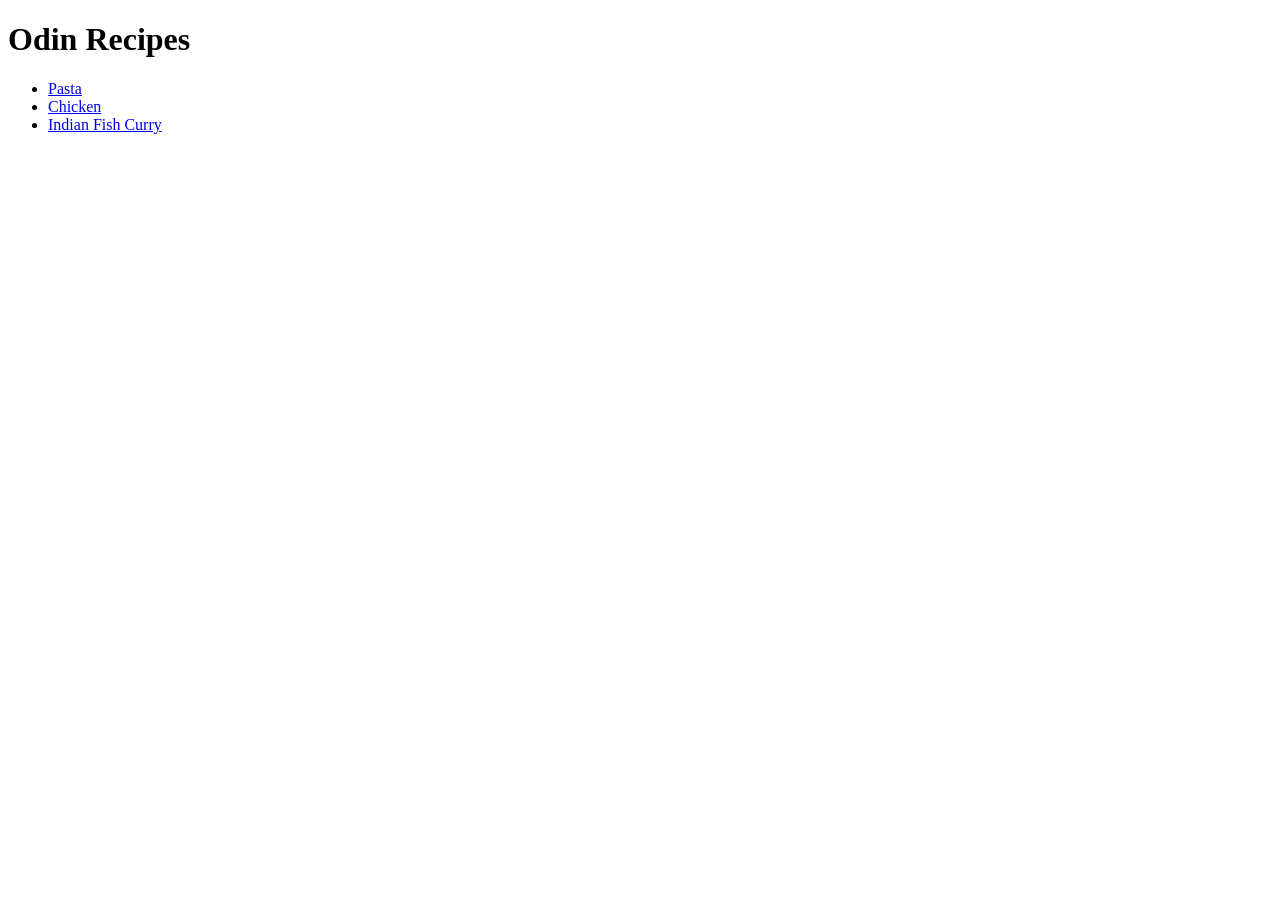
<file: 01-recipes/index.html>
<!DOCTYPE html>
<html lang="en">
<head>
    <meta charset="UTF-8">
    <meta name="viewport" content="width=device-width, initial-scale=1.0">
    <title>Recipes</title>
</head>
<body>
    <h1>Odin Recipes</h1>
    
    <ul>
        <li><a href="./recipes/pasta.html"> Pasta </a></li>
        <li><a href="./recipes/chicken.html">Chicken</a> </li>
        <li> <a href="./recipes/indian-fish-curry.html">Indian Fish Curry </a> </li>
    </ul>
</body>
</html>
</file>
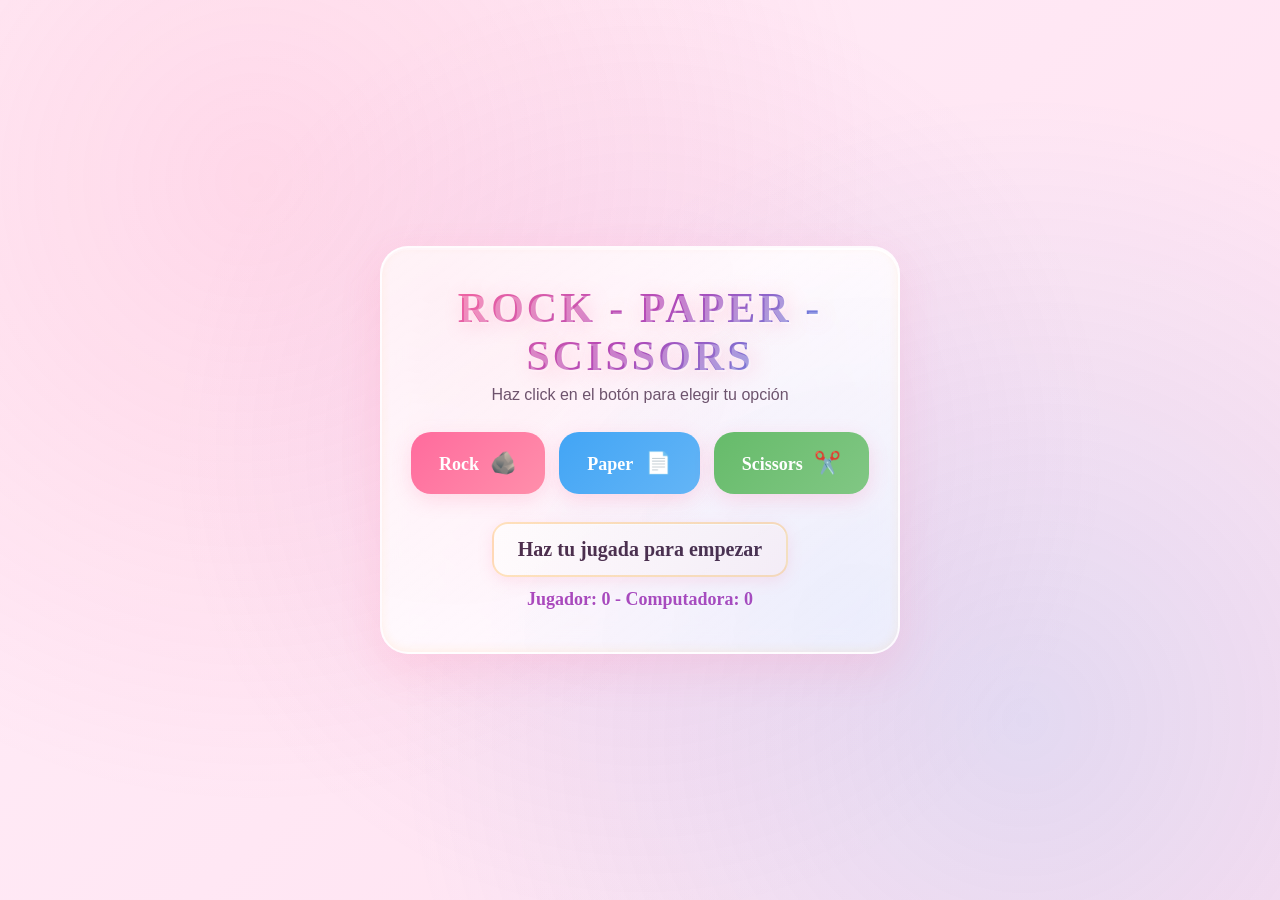
<file: 03-rock-paper-scissors/index.html>
<!DOCTYPE html>
<html lang="en">
<head>
    <meta charset="UTF-8">
    <meta name="viewport" content="width=device-width, initial-scale=1.0">
    <title>Rock Paper Scissors</title>
    <link rel="stylesheet" href="./style.css">
    <script src="./game.js" defer></script>
</head>
<body>
    <div class="game-wrap">
        <section class="title">
            <h1>ROCK - PAPER - SCISSORS</h1>
            <p> Haz click en el botón para elegir tu opción </p>
        </section>

        <section class = "buttons">
            <button id = "rock" class="rock">Rock</button>
            <button id = "paper" class="paper">Paper</button>
            <button id = "scissors" class="scissors">Scissors</button>
        </section>

        <div class="status">
            <h2 id="roundWinner" class="roundWinner">Haz tu jugada para empezar</h2>
            <h3 id="globalWinner" class="roundNumber">Jugador: 0 - Computadora: 0</h3>
        </div>
    </div>
</body>
</html>
</file>
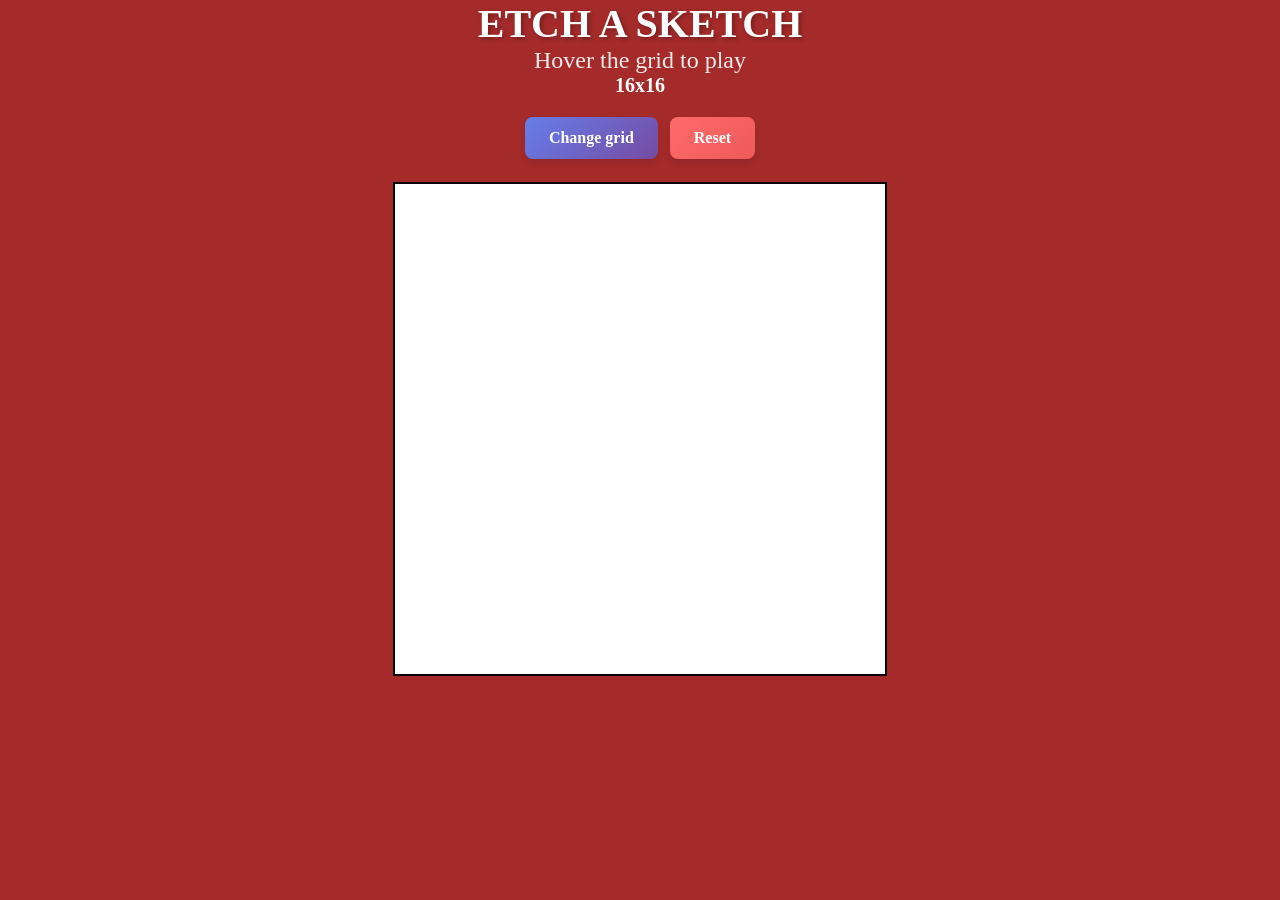
<file: 04-etch-a-sketch/index.html>
<!DOCTYPE html>
<html lang="en">
<head>
    <meta charset="UTF-8">
    <meta name="viewport" content="width=device-width, initial-scale=1.0">
    <title>Etch a Sketch</title>
    <script src="./script.js" defer></script>
    <link rel="stylesheet" href="./styles.css">
</head>
<body>
    <div class = "title"> <h1> ETCH A SKETCH</h1> </div>
    <div class="description"><p style="font-size: 24px;"> Hover the grid to play</p></div>
    <div class="dimension"><p style="font-size: 20px;">16x16</p></div>

    <div class ="buttons">
        <button class="btnSquares">Change grid</button>
        <button class="btnReset">Reset</button>
    </div>
    <div id="container" style="width: 490px; height:490px;">

    </div>
    
</body>
</html>
</file>
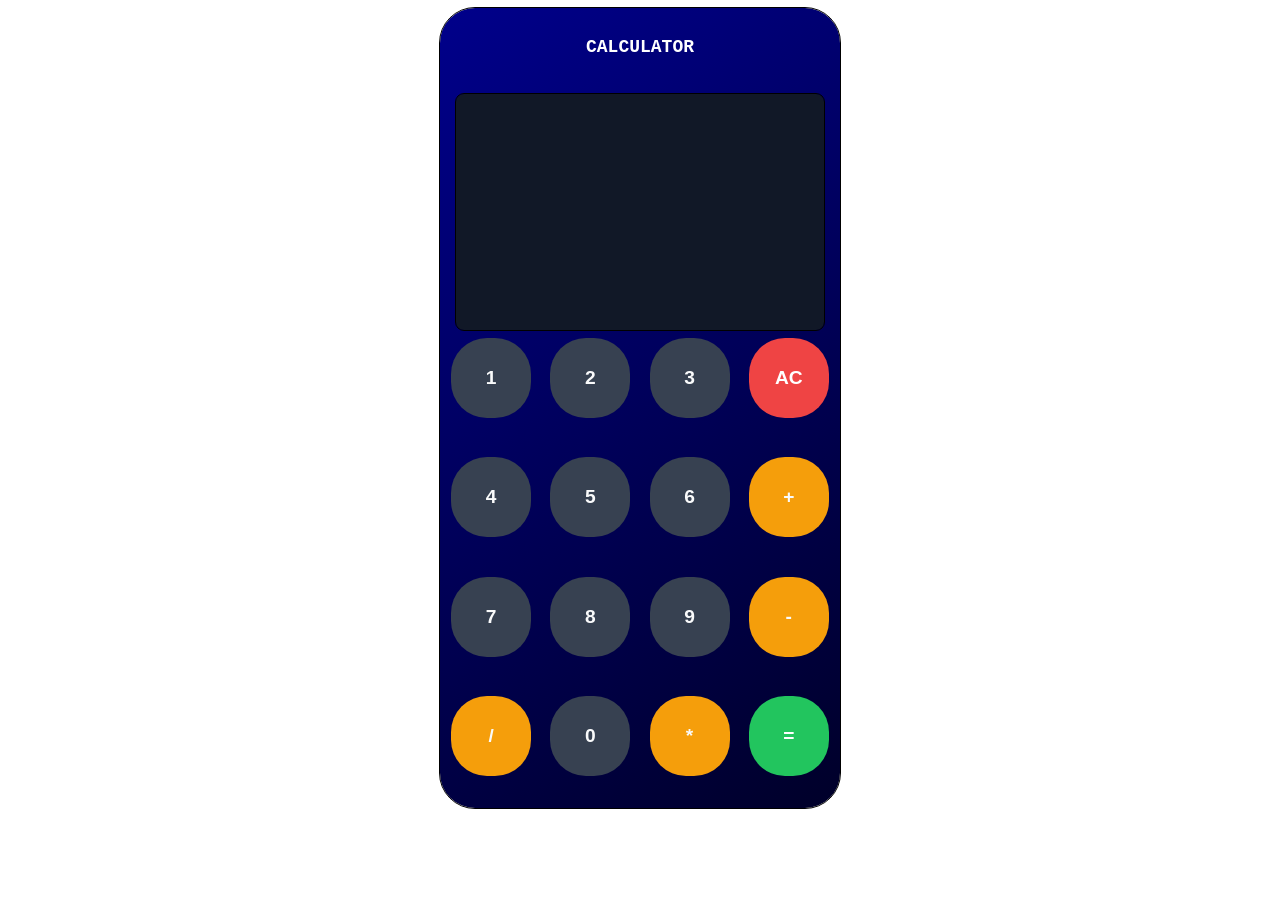
<file: 05-calculator/index.html>
<!DOCTYPE html>
<html lang="en">
<head>
    <meta charset="UTF-8">
    <meta name="viewport" content="width=device-width, initial-scale=1.0">
    <title>TOP CALCULATOR</title>
    <link rel="stylesheet" href="./styles.css">
    <script src="./script.js" defer></script>
</head>
<body>
    <div class="calculator">
        <div class="header">CALCULATOR</div>
        <div class="resultDisplay"></div>
        <div class="buttons">
            <button class="number" id="1">1</button>
            <button class="number" id="2">2</button>
            <button class="number" id="3">3</button>
            <button id="clear" class="btnClean">AC</button>
            <button class="number" id="4">4</button>
            <button class="number" id="5">5</button>
            <button class="number" id="6">6</button>
            <button class="operator btnOperator" id="+">+</button>
            <button class="number" id="7">7</button>
            <button class="number" id="8">8</button>
            <button class="number" id="9">9</button>
            <button class="operator btnOperator" id="-">-</button>
            <button class="operator btnOperator" id="/">/</button>
            <button class="number" id="0">0</button>
            <button class="operator btnOperator" id="*">*</button>
            <button id="equal" class="btnResult">=</button>
        </div>
    </div>
</body>
</html>
</file>
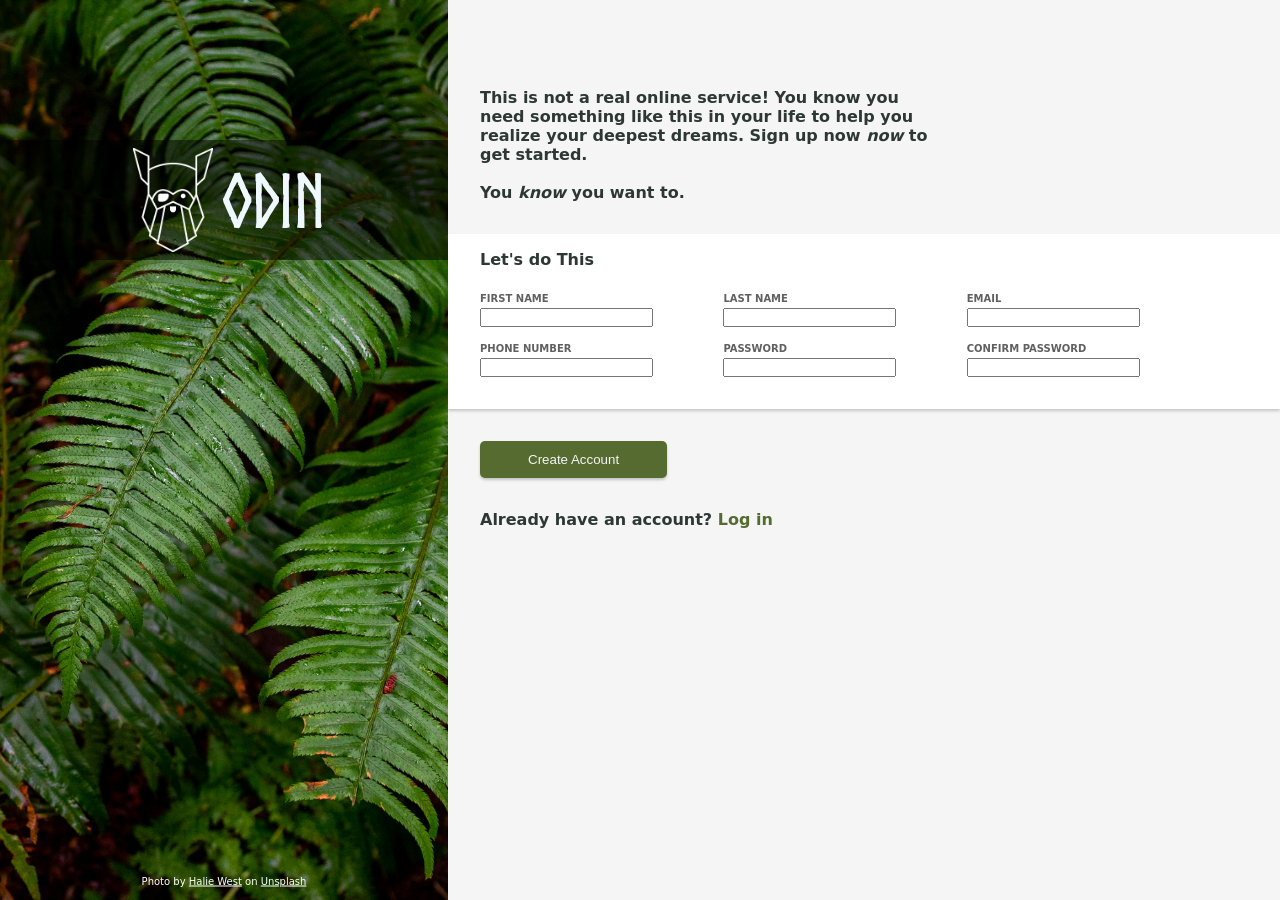
<file: 06-sign-up-form/index.html>
<!DOCTYPE html>
<html lang="en">
<head>
    <meta charset="UTF-8">
    <meta name="viewport" content="width=device-width, initial-scale=1.0">
    <title>Sign up Form</title>
    <link rel="stylesheet" href="./styles.css">
</head>
<body>
    <div id="left">
       
        <div id="logo">
            <img class="icon" src="./images/odin-lined.png">
            <p>ODIN</p> 
        </div>
        <div class="credits">
            Photo by <a href>Halie West</a> on <a href>Unsplash</a>
        </div>
         <img class="background" src="./images/background.jpg">
    </div>

    <div id="right">
        <div class="header">
            <p> This is not a real online service! You know you need something like this in your life to help you realize your deepest dreams. Sign up now <em> now </em> to get started.</p>
            <br>
            <p> You <em> know </em> you want to. </p>
        </div>
        <div class="form">
            <p style="margin-bottom: 1.5rem;"> Let's do This </p>
            
            <form action method="post" id="signUpForm">
                <div class="form-group">
                    <label for="firstName">FIRST NAME</label>
                    <input type="text" id="firstName" name="firstName" required>
                </div>

                <div class="form-group">
                    <label for="lastName">LAST NAME</label>
                    <input type="text" id="lastName" name="lastName" required>
                </div>

                <div class="form-group">
                    <label for="userEmail">EMAIL</label>
                    <input type="email" id="userEmail" name="email" required>
                </div>

                <div class="form-group">
                    <label for="phoneNumber">PHONE NUMBER</label>
                    <input type="tel" id="phoneNumber" name="phoneNumber" required>
                </div>

                <div class="form-group">
                    <label for="password">PASSWORD</label>
                    <input type="password" id="password" name="password" required>
                </div>

                <div class="form-group">
                    <label for="confirmPassword">CONFIRM PASSWORD</label>
                    <input type="password" id="confirmPassword" name="confirmPassword" required>
                </div>
            </form>
        </div>

        <button type="submit" form="signUpForm"> Create Account </button>
        
        <div class="login">
            <p> Already have an account? <a>Log in</a></p>
        </div>
    </div>
</body>
</html>
</file>
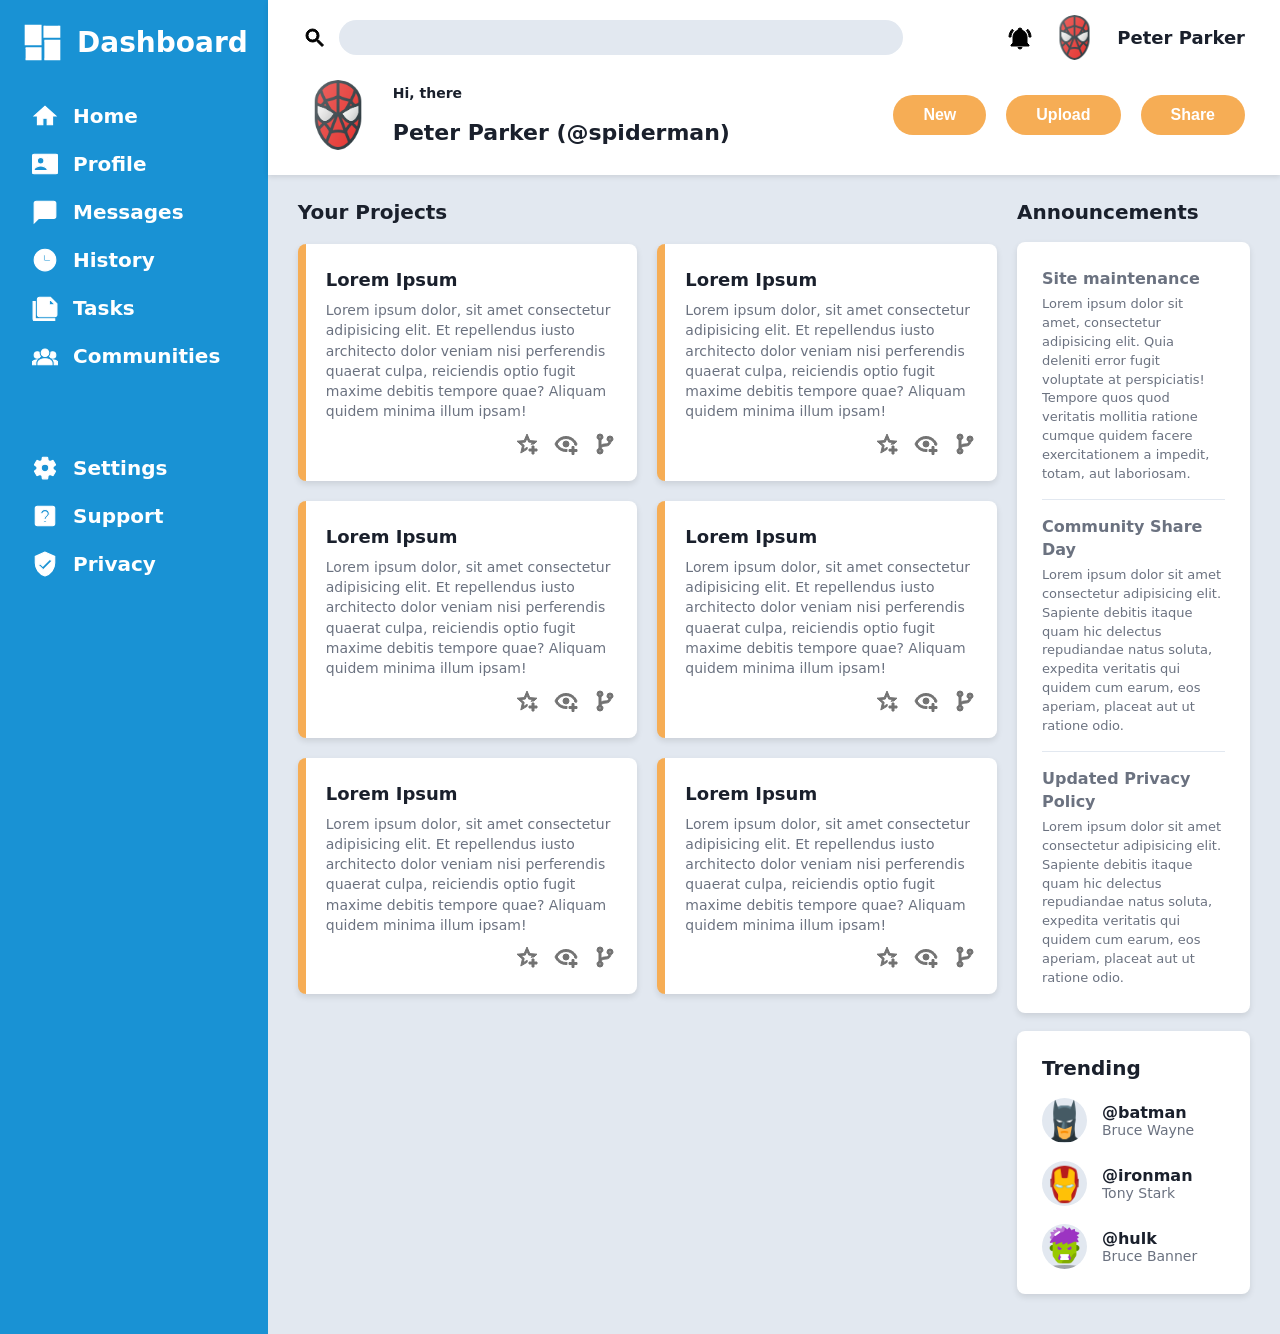
<file: 07-admin-dashboard/index.html>
<!DOCTYPE html>
<html lang="en">
<head>
    <meta charset="UTF-8">
    <meta name="viewport" content="width=device-width, initial-scale=1.0">
    <title>Admin Dashboard</title>
    <link rel="stylesheet" href="./style.css">
</head>
<body>
    <div class="sidebar">
        <div class="logo">
            <img src="./images/sidebar/view-dashboard.svg" alt="logo">
            <p>Dashboard</p>
        </div>
        <div class="menu">
            <div>
                <img src="./images/sidebar/home.svg" alt="home-icon">
                <a href>Home</a>
            </div>
            <div>
                 <img src="./images/sidebar/card-account-details.svg" alt="profile-icon">
                <a href>Profile</a>
            </div>
            <div>
                 <img src="./images/sidebar/message.svg" alt="message-icon">
                <a href>Messages</a>
            </div>
            <div>
                 <img src="./images/sidebar/clock-time-three.svg" alt="history-icon">
                <a href>History</a>
            </div>
            <div>
                 <img src="./images/sidebar/note-multiple.svg" alt="tasks-icon">
                <a href>Tasks</a>
            </div>
            <div>
                 <img src="./images/sidebar/account-group.svg" alt="communities-icon">
                <a href>Communities</a>
            </div>
        </div>
        <div class="settings">
            <div>
                 <img src="./images/sidebar/cog.svg" alt="settings-icon">
                <a href>Settings</a>
            </div>
            <div>
                 <img src="./images/sidebar/help-box.svg" alt="support-icon">
                <a href>Support</a>
            </div>
            <div>
                 <img src="./images/sidebar/shield-check.svg" alt="Privacy">
                <a href>Privacy</a>
            </div>
        </div>
    </div>

    <div class="header">
        <div class="header-top">
            <div class="header-top-left">
                <img src="./images/header/search.svg" alt="search-icon">
                <input type="text">
            </div>
            <div class="header-top-right">
                <img src="./images/header/bell-ring.svg" alt="noti-icon"> 
                <img src="./images/logos/spiderman-logo.png" alt="spiderman-logo">
                <p>Peter Parker</p>
            </div>
        </div>

        <div class="header-bottom">
            <div class="header-bottom-left">
                <img src="./images/logos/spiderman-logo.png" alt="spiderman-logo">
                <div class="header-bottom-left-text">
                    <p>Hi, there</p>
                    <br>
                    <p>Peter Parker (@spiderman)</p>
                </div>
            </div>

            <div class="header-bottom-right">
                <button>New</button>
                <button>Upload</button>
                <button>Share</button>
            </div>
        </div>

    </div>

    <div class="container">
        <h3> Your Projects</h3>
        <div class="cards">
            <div class="card">
                <h3> Lorem Ipsum</h3>
                <p>Lorem ipsum dolor, sit amet consectetur adipisicing elit. Et repellendus iusto architecto dolor veniam nisi perferendis quaerat culpa, reiciendis optio fugit maxime debitis tempore quae? Aliquam quidem minima illum ipsam!</p>
                <div class="icons-card">
                    <img src="./images/cards/star-plus-outline.svg" alt="star-plus">
                    <img src="./images/cards/eye-plus-outline.svg" alt="eye-plus">
                    <img src="./images/cards/source-branch.svg" alt="branch">
                </div>
            </div>
            <div class="card">
                <h3> Lorem Ipsum</h3>
                <p>Lorem ipsum dolor, sit amet consectetur adipisicing elit. Et repellendus iusto architecto dolor veniam nisi perferendis quaerat culpa, reiciendis optio fugit maxime debitis tempore quae? Aliquam quidem minima illum ipsam!</p>
                <div class="icons-card">
                    <img src="./images/cards/star-plus-outline.svg" alt="star-plus">
                    <img src="./images/cards/eye-plus-outline.svg" alt="eye-plus">
                    <img src="./images/cards/source-branch.svg" alt="branch">
                </div>
            </div>
            <div class="card">
                <h3> Lorem Ipsum</h3>
                <p>Lorem ipsum dolor, sit amet consectetur adipisicing elit. Et repellendus iusto architecto dolor veniam nisi perferendis quaerat culpa, reiciendis optio fugit maxime debitis tempore quae? Aliquam quidem minima illum ipsam!</p>
                <div class="icons-card">
                    <img src="./images/cards/star-plus-outline.svg" alt="star-plus">
                    <img src="./images/cards/eye-plus-outline.svg" alt="eye-plus">
                    <img src="./images/cards/source-branch.svg" alt="branch">
                </div>
            </div>
            <div class="card">
                <h3> Lorem Ipsum</h3>
                <p>Lorem ipsum dolor, sit amet consectetur adipisicing elit. Et repellendus iusto architecto dolor veniam nisi perferendis quaerat culpa, reiciendis optio fugit maxime debitis tempore quae? Aliquam quidem minima illum ipsam!</p>
                <div class="icons-card">
                    <img src="./images/cards/star-plus-outline.svg" alt="star-plus">
                    <img src="./images/cards/eye-plus-outline.svg" alt="eye-plus">
                    <img src="./images/cards/source-branch.svg" alt="branch">
                </div>
            </div>
            <div class="card">
                <h3> Lorem Ipsum</h3>
                <p>Lorem ipsum dolor, sit amet consectetur adipisicing elit. Et repellendus iusto architecto dolor veniam nisi perferendis quaerat culpa, reiciendis optio fugit maxime debitis tempore quae? Aliquam quidem minima illum ipsam!</p>
                <div class="icons-card">
                    <img src="./images/cards/star-plus-outline.svg" alt="star-plus">
                    <img src="./images/cards/eye-plus-outline.svg" alt="eye-plus">
                    <img src="./images/cards/source-branch.svg" alt="branch">
                </div>
            </div>
            <div class="card">
                <h3> Lorem Ipsum</h3>
                <p>Lorem ipsum dolor, sit amet consectetur adipisicing elit. Et repellendus iusto architecto dolor veniam nisi perferendis quaerat culpa, reiciendis optio fugit maxime debitis tempore quae? Aliquam quidem minima illum ipsam!</p>
                <div class="icons-card">
                    <img src="./images/cards/star-plus-outline.svg" alt="star-plus">
                    <img src="./images/cards/eye-plus-outline.svg" alt="eye-plus">
                    <img src="./images/cards/source-branch.svg" alt="branch">
                </div>
            </div>

        </div>
        <div class="side">
            <h3>Announcements</h3>
            <div class="announcements">
                <div class="site-maintenance">
                    <h3>Site maintenance</h3>
                    Lorem ipsum dolor sit amet, consectetur adipisicing elit. Quia deleniti error fugit voluptate at perspiciatis! Tempore quos quod veritatis mollitia ratione cumque quidem facere exercitationem a impedit, totam, aut laboriosam.
                </div>
                <hr>
                <div class="community-share-day">
                    <h3>Community Share Day</h3>
                    Lorem ipsum dolor sit amet consectetur adipisicing elit. Sapiente debitis itaque quam hic delectus repudiandae natus soluta, expedita veritatis qui quidem cum earum, eos aperiam, placeat aut ut ratione odio.
                </div>
                <hr>
                <div class="updated-privacy-policy">
                    <h3>Updated Privacy Policy</h3>
                    Lorem ipsum dolor sit amet consectetur adipisicing elit. Sapiente debitis itaque quam hic delectus repudiandae natus soluta, expedita veritatis qui quidem cum earum, eos aperiam, placeat aut ut ratione odio.
                </div>
            </div>
            <div class="trending">
                <h3>Trending</h3>
                <div class="user">
                    <img src="./images/logos/batman-logo.png" alt="batman logo">
                    <div class="text-user">
                        <p>@batman</p>
                        <p>Bruce Wayne</p>
                    </div>
                </div>
                <div class="user">
                    <img src="./images/logos/iron-man-logo.png" alt="ironman logo">
                    <div class="text-user">
                        <p>@ironman</p>
                        <p>Tony Stark</p>
                    </div>
                </div>
                <div class="user">
                    <img src="./images/logos/hulk-logo.png" alt="hulk logo">
                    <div class="text-user">
                        <p>@hulk</p>
                        <p>Bruce Banner</p>
                    </div>
                </div>
                </div>
            </div>

        </div>
    </div>

</body>
</html>
</file>
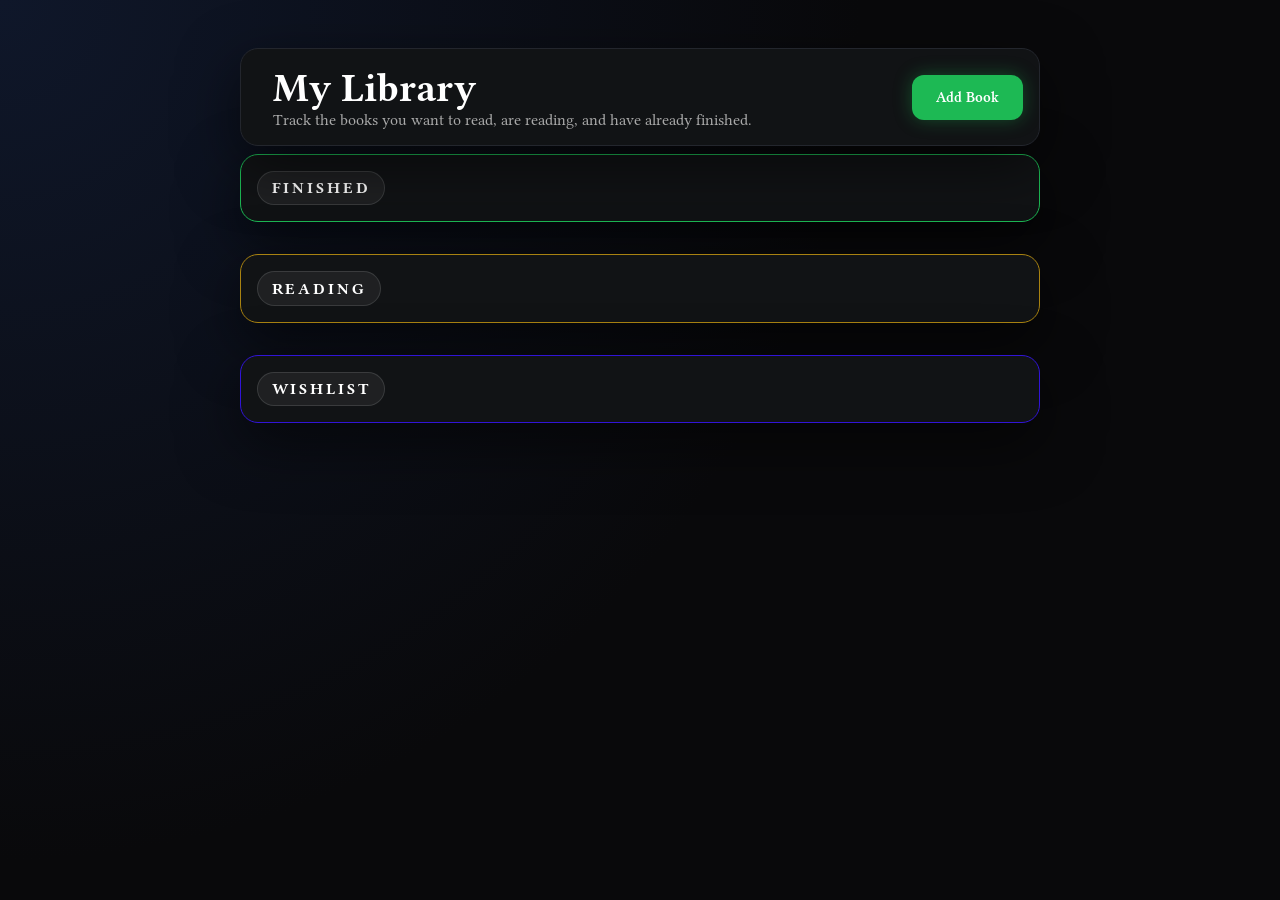
<file: 08-library/index.html>
<!DOCTYPE html>
<html lang="en">
<head>
    <meta charset="UTF-8">
    <meta name="viewport" content="width=device-width, initial-scale=1.0">
    <title>My Library</title>
    <link rel="stylesheet" href="./style.css">
    <script src="./script.js" defer></script>
    <link rel="preconnect" href="https://fonts.googleapis.com">
    <link rel="preconnect" href="https://fonts.gstatic.com" crossorigin>
    <link href="https://fonts.googleapis.com/css2?family=Libertinus+Serif:wght@400;600;700&display=swap" rel="stylesheet">
</head>
<body>
    <div class="header">
        <div class = "divTitle">
            <p class="title">My Library</p>
            <p class="subtitle">Track the books you want to read, are reading, and have already finished.</p>
        </div>
        <div class= "addBook">
            <button command="show-input"> Add Book</button>
            <dialog id="favDialog">
                <form>
                    <p>
                        <label for="bookTitle">Book title</label>
                        <input id="bookTitle" name="bookTitle" type="text" required />
                    </p>
                    <p>
                        <label for="bookAuthor">Author</label>
                        <input id="bookAuthor" name="bookAuthor" type="text" />
                    </p>
                    <p>
                        <label for="bookPages">Pages</label>
                        <input id="bookPages" name="bookPages" type="number" min="1" required />
                    </p>
                    <p>
                        <label for="bookStatus">Status</label>
                        <select id="bookStatus" name="bookStatus">
                            <option value="finished">Finished</option>
                            <option value="reading">Reading</option>
                            <option value="wishlist">Wishlist</option>
                        </select>
                    </p>
                    <div>
                        <button value="cancel" formmethod="dialog">Cancel</button>
                        <button id="confirmBtn" value="default">Add book</button>
                    </div>
                </form>
            </dialog>
        </div>
    </div>

    <div class="finished">
        <p> Finished </p>
    </div>

    <div class="reading">
        <p> Reading </p>
    </div>

    <div class="wishlist">
        <p> Wishlist </p>
    </div>
</body>
</html>
</file>
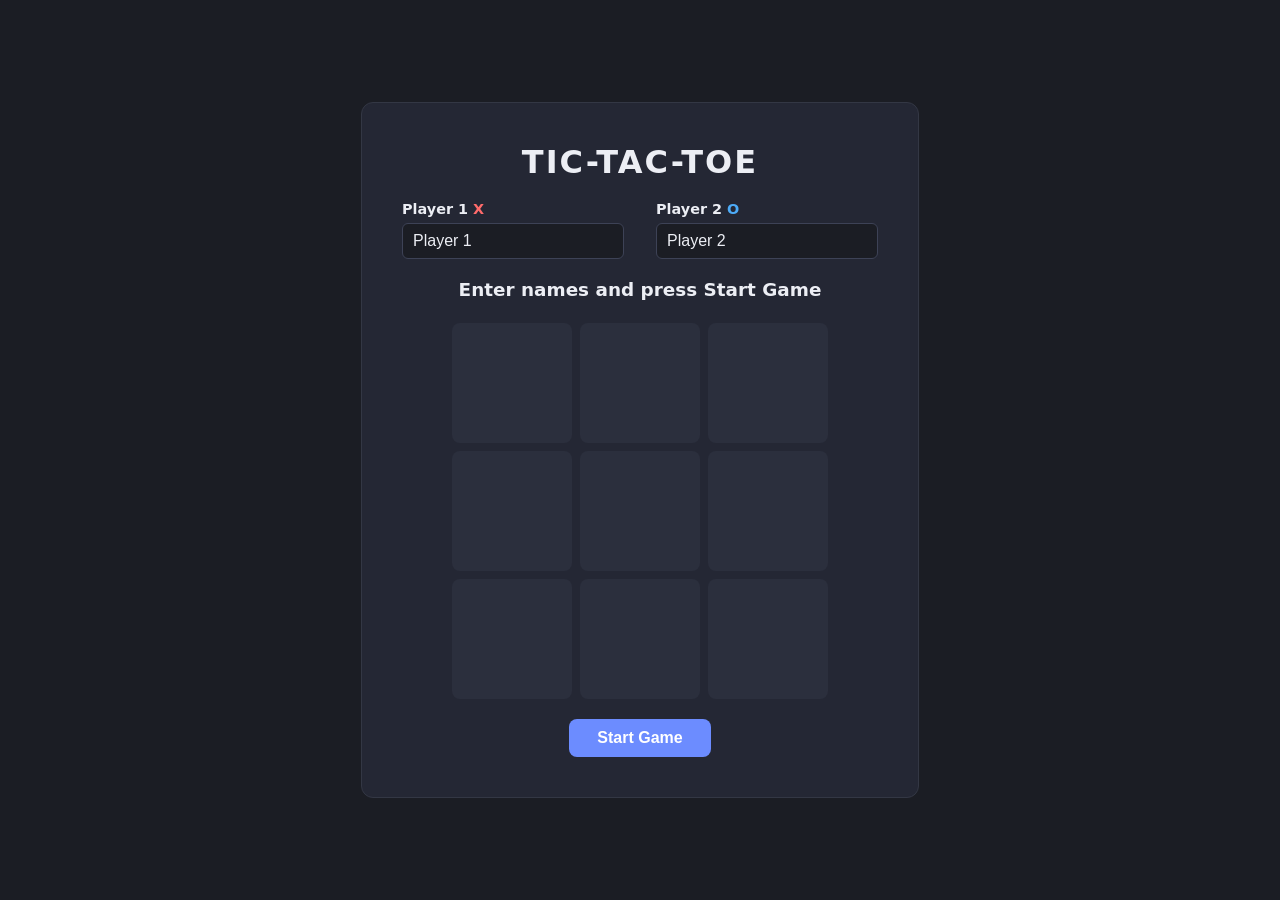
<file: 09-tic-tac-toe/index.html>
<!DOCTYPE html>
<html lang="en">
<head>
    <meta charset="UTF-8">
    <meta name="viewport" content="width=device-width, initial-scale=1.0">
    <title>Tic-Tac-Toe</title>
    <link rel="stylesheet" href="./styles.css">
    <script src="./script.js" defer></script>
</head>
<body>
    <div class="game">
        <h1>Tic-Tac-Toe</h1>
        <div class="players">
            <div class="player">
                <label for="player1">Player 1 <span class="mark mark-x">X</span></label>
                <input type="text" id="player1" placeholder="Player 1 name" value="Player 1">
            </div>
            <div class="player">
                <label for="player2">Player 2 <span class="mark mark-o">O</span></label>
                <input type="text" id="player2" placeholder="Player 2 name" value="Player 2">
            </div>
        </div>
        <div class="status">Enter names and press Start Game</div>
        <div class="board"></div>
        <button class="start">Start Game</button>
    </div>
</body>
</html>
</file>
<file: 03-rock-paper-scissors/style.css>
:root {
  --bg-1: #ffeef8;
  --bg-2: #ffe0f0;
  --bg-3: #fff0e6;
  --accent-pink: #ff6b9d;
  --accent-orange: #ffa726;
  --accent-green: #66bb6a;
  --accent-blue: #42a5f5;
  --accent-purple: #ab47bc;
  --text-dark: #4a2c4a;
  --text-light: #fff;
  --white-glass: rgba(255, 255, 255, 0.9);
  --shadow-soft: 0 6px 20px rgba(255, 107, 157, 0.2);
  --shadow-hover: 0 12px 30px rgba(255, 107, 157, 0.35);
}

* { box-sizing: border-box; }
html, body { height: 100%; margin: 0; }

@import url('https://fonts.googleapis.com/css2?family=Bubblegum+Sans&family=Comic+Neue:wght@400;700&display=swap');

body {
  margin: 0;
  font-family: 'Comic Neue', 'Comic Sans MS', cursive, sans-serif;
  background: linear-gradient(135deg, var(--bg-1), var(--bg-2), var(--bg-3));
  background-size: 200% 200%;
  animation: gradientShift 15s ease infinite;
  color: var(--text-dark);
  display: flex;
  align-items: center;
  justify-content: center;
  padding: 40px 20px;
  min-height: 100vh;
  overflow-x: hidden;
}

@keyframes gradientShift {
  0% { background-position: 0% 50%; }
  50% { background-position: 100% 50%; }
  100% { background-position: 0% 50%; }
}

body::before {
  content: '';
  position: fixed;
  top: 0; left: 0; right: 0; bottom: 0;
  background-image: 
    radial-gradient(circle at 20% 20%, rgba(255, 107, 157, 0.15) 0%, transparent 50%),
    radial-gradient(circle at 80% 80%, rgba(66, 165, 245, 0.15) 0%, transparent 50%),
    radial-gradient(circle at 50% 50%, rgba(171, 71, 188, 0.1) 0%, transparent 60%);
  pointer-events: none;
  z-index: -1;
}

.game-wrap {
  width: 100%;
  max-width: 520px;
  background: linear-gradient(145deg, rgba(255,255,255,0.95), rgba(255,255,255,0.7));
  border-radius: 28px;
  box-shadow: 
    0 15px 40px rgba(255, 107, 157, 0.15),
    inset 0 2px 0 rgba(255, 255, 255, 0.9),
    inset 0 -2px 10px rgba(255, 167, 38, 0.1);
  padding: 36px 28px;
  backdrop-filter: blur(12px) saturate(130%);
  border: 2px solid rgba(255, 255, 255, 0.5);
  position: relative;
  overflow: hidden;
}

.game-wrap::before {
  content: '';
  position: absolute;
  top: -50%; left: -50%;
  width: 200%; height: 200%;
  background: 
    radial-gradient(circle at 30% 30%, rgba(255, 107, 157, 0.08) 0%, transparent 40%),
    radial-gradient(circle at 70% 70%, rgba(66, 165, 245, 0.08) 0%, transparent 40%);
  animation: float 20s ease-in-out infinite;
  pointer-events: none;
}

@keyframes float {
  0%, 100% { transform: translate(0, 0) rotate(0deg); }
  33% { transform: translate(30px, -30px) rotate(120deg); }
  66% { transform: translate(-20px, 20px) rotate(240deg); }
}

.game-wrap { 
  display: flex; 
  flex-direction: column; 
  align-items: center; 
  gap: 18px; 
  text-align: center;
  position: relative;
  z-index: 1;
}

.title h1 {
  margin: 0 0 6px 0;
  font-family: 'Bubblegum Sans', 'Comic Neue', cursive;
  font-size: clamp(28px, 6vw, 42px);
  letter-spacing: 3px;
  text-align: center;
  background: linear-gradient(135deg, var(--accent-pink), var(--accent-purple), var(--accent-blue));
  -webkit-background-clip: text;
  -webkit-text-fill-color: transparent;
  background-clip: text;
  text-shadow: 2px 2px 0 rgba(255,255,255,0.3), 4px 4px 20px rgba(255, 107, 157, 0.3);
  animation: titleBounce 2s ease-in-out infinite;
}

@keyframes titleBounce {
  0%, 100% { transform: translateY(0) rotate(-1deg); }
  50% { transform: translateY(-6px) rotate(1deg); }
}

.title p {
  margin: 0;
  font-size: 16px;
  color: var(--text-dark);
  opacity: 0.8;
  font-weight: 400;
}

.buttons {
  display: flex;
  gap: 14px;
  justify-content: center;
  flex-wrap: wrap;
  margin: 10px 0 4px 0;
}

.buttons button {
  border: none;
  cursor: pointer;
  padding: 18px 28px;
  border-radius: 20px;
  font-family: 'Comic Neue', cursive;
  font-weight: 700;
  font-size: 18px;
  color: var(--text-light);
  min-width: 130px;
  box-shadow: var(--shadow-soft);
  transition: all 0.2s cubic-bezier(0.34, 1.56, 0.64, 1);
  transform-origin: center;
  position: relative;
  overflow: hidden;
}

.buttons button::before {
  content: '';
  position: absolute;
  top: 0; left: 0; right: 0; bottom: 0;
  background: linear-gradient(180deg, rgba(255,255,255,0.3), transparent);
  opacity: 0;
  transition: opacity 0.2s;
}

.buttons button:hover {
  transform: translateY(-6px) scale(1.05);
  box-shadow: var(--shadow-hover);
}

.buttons button:hover::before {
  opacity: 1;
}

.buttons button:active {
  transform: translateY(-2px) scale(0.98);
  box-shadow: var(--shadow-soft);
}

.buttons button:focus {
  outline: 3px solid rgba(255, 107, 157, 0.4);
  outline-offset: 4px;
}

.buttons .rock {
  background: linear-gradient(135deg, var(--accent-pink), #ff8fab);
}
.buttons .paper {
  background: linear-gradient(135deg, var(--accent-blue), #64b5f6);
}
.buttons .scissors {
  background: linear-gradient(135deg, var(--accent-green), #81c784);
}

.buttons .rock::after { content: ' 🪨'; font-size: 1.2em; margin-left: 6px; }
.buttons .paper::after { content: ' 📄'; font-size: 1.2em; margin-left: 6px; }
.buttons .scissors::after { content: ' ✂️'; font-size: 1.2em; margin-left: 6px; }

.roundNumber, .roundWinner {
  text-align: center;
  margin: 6px 0;
  font-family: 'Comic Neue', cursive;
}

.roundNumber {
  color: var(--accent-purple);
  font-weight: 700;
  font-size: 18px;
  text-shadow: 1px 1px 0 rgba(255,255,255,0.5);
}

.roundWinner {
  color: var(--text-dark);
  font-size: 20px;
  font-weight: 700;
  padding: 14px 24px;
  border-radius: 16px;
  display: inline-block;
  background: linear-gradient(135deg, rgba(255, 255, 255, 0.9), rgba(255, 240, 245, 0.9));
  box-shadow: 
    0 4px 15px rgba(255, 107, 157, 0.15),
    inset 0 1px 0 rgba(255, 255, 255, 0.8);
  border: 2px solid rgba(255, 167, 38, 0.3);
  animation: popIn 0.4s cubic-bezier(0.34, 1.56, 0.64, 1);
}

@keyframes popIn {
  0% { transform: scale(0.8); opacity: 0; }
  100% { transform: scale(1); opacity: 1; }
}

.roundWinner.win {
  background: linear-gradient(135deg, #fff3e0, #ffe0b2);
  border-color: var(--accent-orange);
  color: #e65100;
}
.roundWinner.lose {
  background: linear-gradient(135deg, #fce4ec, #f8bbd0);
  border-color: var(--accent-pink);
  color: #c62828;
}
.roundWinner.tie {
  background: linear-gradient(135deg, #e3f2fd, #bbdefb);
  border-color: var(--accent-blue);
  color: #1565c0;
}

@keyframes pulseSoft {
  0% { transform: translateY(0) scale(1); }
  50% { transform: translateY(-4px) scale(1.02); }
  100% { transform: translateY(0) scale(1); }
}

.roundWinner.animate {
  animation: pulseSoft 600ms ease-in-out;
}

/* Floating emoji particles */
@keyframes floatUp {
  0% { transform: translateY(0) scale(1) rotate(0deg); opacity: 1; }
  100% { transform: translateY(-120px) scale(0.5) rotate(360deg); opacity: 0; }
}

.floating-emoji {
  position: absolute;
  pointer-events: none;
  font-size: 28px;
  animation: floatUp 1s ease-out forwards;
  z-index: 10;
}

/* Confetti burst */
@keyframes confettiFall {
  0% { transform: translateY(0) rotate(0deg); opacity: 1; }
  100% { transform: translateY(300px) rotate(720deg); opacity: 0; }
}

.confetti {
  position: absolute;
  width: 10px;
  height: 10px;
  animation: confettiFall 1.5s ease-out forwards;
  pointer-events: none;
  z-index: 10;
}

/* Responsive */
@media (max-width: 480px) {
  .game-wrap { padding: 28px 20px; border-radius: 20px; }
  .buttons { flex-direction: column; gap: 12px; }
  .buttons button { min-width: unset; width: 100%; padding: 16px 24px; font-size: 16px; }
  .title h1 { font-size: 26px; letter-spacing: 2px; }
  .roundWinner { font-size: 18px; padding: 12px 20px; }
}

/* Fun entrance animation for buttons */
.buttons button {
  animation: slideUp 0.5s cubic-bezier(0.34, 1.56, 0.64, 1) backwards;
}

.buttons button:nth-child(1) { animation-delay: 0.1s; }
.buttons button:nth-child(2) { animation-delay: 0.2s; }
.buttons button:nth-child(3) { animation-delay: 0.3s; }

@keyframes slideUp {
  0% { transform: translateY(40px) scale(0.8); opacity: 0; }
  100% { transform: translateY(0) scale(1); opacity: 1; }
}

/* Celebration shake for winner */
@keyframes celebrate {
  0%, 100% { transform: rotate(0deg); }
  10% { transform: rotate(-10deg); }
  20% { transform: rotate(10deg); }
  30% { transform: rotate(-8deg); }
  40% { transform: rotate(8deg); }
  50% { transform: rotate(-5deg); }
  60% { transform: rotate(5deg); }
  70% { transform: rotate(0deg); }
}

.roundWinner.celebrate {
  animation: celebrate 0.8s ease-in-out;
}

/* Helper */
.center { display: flex; align-items: center; justify-content: center; }
</file>
<file: 04-etch-a-sketch/styles.css>
body {
    align-items: center;
    justify-content: center;
    background-color: brown;
    display: flex;
    flex-direction: column;
    font-family: 'Georgia', 'Cambria', 'Times New Roman', serif;
}

* {
    border: 0;
    margin: 0;
    padding: 0;
}

#container {
    outline: 2px solid black;
    background-color: white;
    display: flex;
    justify-content: center;
    margin: 5px 5px;
    align-items: center;
    box-sizing: border-box;
    flex-wrap: wrap;
}

.buttons {
    display: flex;
    gap: 12px;
    margin: 20px 0;
}

.btnSquares, .btnReset {
    padding: 12px 24px;
    font-size: 16px;
    font-weight: 600;
    font-family: inherit;
    border: none;
    border-radius: 8px;
    cursor: pointer;
    transition: all 0.2s ease;
    box-shadow: 0 4px 6px rgba(0, 0, 0, 0.1);
}

.btnSquares {
    background: linear-gradient(135deg, #667eea 0%, #764ba2 100%);
    color: white;
}

.btnSquares:hover {
    background: linear-gradient(135deg, #5a6fd6 0%, #6a4190 100%);
    transform: translateY(-2px);
    box-shadow: 0 6px 12px rgba(102, 126, 234, 0.4);
}

.btnSquares:active {
    transform: translateY(0);
    box-shadow: 0 2px 4px rgba(102, 126, 234, 0.4);
}

.btnReset {
    background: linear-gradient(135deg, #ff6b6b 0%, #ee5a5a 100%);
    color: white;
}

.btnReset:hover {
    background: linear-gradient(135deg, #e85a5a 0%, #d64a4a 100%);
    transform: translateY(-2px);
    box-shadow: 0 6px 12px rgba(255, 107, 107, 0.4);
}

.btnReset:active {
    transform: translateY(0);
    box-shadow: 0 2px 4px rgba(255, 107, 107, 0.4);
}

.btnSquares:focus, .btnReset:focus {
    outline: 3px solid rgba(102, 126, 234, 0.4);
    outline-offset: 2px;
}

.btnReset:focus {
    outline-color: rgba(255, 107, 107, 0.4);
}

.title h1 {
    color: white;
    text-shadow: 2px 2px 4px rgba(0, 0, 0, 0.3);
    font-size: 2.5rem;
}

.description p {
    color: rgba(255, 255, 255, 0.9);
}

.dimension p {
    color: white;
    font-weight: 600;
}
</file>
<file: 05-calculator/styles.css>
body {
    display: flex;
    font-family: 'Courier New', Courier, monospace;
    justify-content: center;
    font-size: large;
    font-weight: bold;
}

.calculator{
    display: flex;
    flex-direction: column;
    background-color: blue;
    background: linear-gradient(145deg, darkblue, rgb(0, 0, 41));
    outline: 1px solid black;
    border-radius: 35px;
    height: 50rem;
    width: 25rem;
}

.header {
    display: flex;
    align-items: center;
    justify-content: center;
    flex: 1 1 10%;
    color: white;
}

.resultDisplay {
    flex: 1 1 30%;
    outline: 1.5px solid black;
    display: flex;
    justify-content: center;
    align-items: center;
    background: #111827;
    color: #f0f0f0;
    font-size: 2rem;
    padding: 0 1.2rem;
    border-radius: 0.5rem;
    margin: 0.5rem 1rem;
    letter-spacing: 0.05em;
    overflow: hidden;
    text-overflow: ellipsis;
    white-space: nowrap;
}

.buttons {
    display: flex;
    justify-content: space-evenly;
    flex-wrap: wrap;
    flex: 1 1 60%;
    gap: 0.5rem;
}

button {
    border-radius: 45%;
    height: 5rem;
    width: 5rem;
    font-size: 1.2rem;
    font-weight: bold;
    border: none;
    cursor: pointer;
    transition: background 0.15s ease, transform 0.1s ease;
    background: #374151;
    color: #f9fafb;
}

button:active {
    transform: scale(0.95);
}

.btnClean {
    background: #ef4444;
    color: white;
}

.btnOperator {
    background: #f59e0b;

}

.btnResult {
    background: #22c55e;
    color: white;

}
</file>
<file: 06-sign-up-form/styles.css>
@font-face {
    font-family: 'Norse';
    src: url('./fonts/norse 2/Norse.woff2') format('woff2'),
        url('./fonts/norse 2/Norse.woff') format('woff');
    font-weight: normal;
    font-style: normal;
    font-display: swap;
}

* {
    margin: 0;
    padding: 0;
    box-sizing: border-box;
}
body {
    display: flex;
    height: 100vh;
    background-color: whitesmoke;
    font-family: system-ui, -apple-system, BlinkMacSystemFont, 'Segoe UI', Roboto, Oxygen, Ubuntu, Cantarell, 'Open Sans', 'Helvetica Neue', sans-serif;
}

#left {
    width: 35vw;
    height: 100%;
    overflow: clip;
    position: relative;
}

#right {
    width: 65vw;
    height: 100%;
    overflow-x: hidden;
    overflow-y: scroll;
}

.background {
    width: 100%;
    height: 100%;
    object-fit: cover;
}

#logo {
    position: absolute;
    display: flex;
    justify-content: center;
    font-family: 'Norse';
    font-weight: 900;
    color: aliceblue;
    text-align: center;
    width: 100%;
    height: 120px;
    background-color: rgba(0, 0, 0, 0.504);
    top: 140px;
}

#logo p {
    margin-top: 24px;
    font-size: 70px;
}

.icon {
    width: 5rem;
    height: auto;
    margin: 8px 8px;
}

.credits {
    position: absolute;
    bottom: 0;
    color: white;
    font-weight: 100;
    font-size: x-small;
    margin: 8px auto;
    left: 50%;
    transform: translate(-50%, -50%);
}

a{
    color: white;
}

.header {
    margin: 5.5rem 2rem 2rem;
}

#right p {
    font-size: medium;
    font-weight: 600;
    color: rgb(45, 56, 53);
    width: 36vw;
    text-wrap: pretty;
}

.form {
    background-color: white;
    padding: 1rem 2rem;
    box-shadow: 0px 2px 3px rgba(0, 0, 0, 0.2);
}

form {
    flex-wrap: wrap;
    display: flex;
}

form > div {
    margin: 0 4.4rem 1rem 0;
}

form > div > label {
    display: block;
    font-size: x-small;
    font-weight: 600;
    color: rgb(97, 96, 96);
    margin-bottom: 3px;
}

button {
    margin: 2rem 2rem 2rem;
    padding: 0.7rem 3rem;
    display: block;
    background-color: darkolivegreen;
    box-shadow: 0px 2px 3px rgba(0, 0, 0, 0.2);
    color: whitesmoke;
    cursor: pointer;
    border-radius: 5px;
    border: none;
}

.login {
    margin: 2rem 2rem 2rem;
    font-size: small;
}

.login a, .login a:visited {
    text-decoration: none;
    color: darkolivegreen;
}

input:focus{
    box-shadow:  0px 2px 3px rgba(0, 0, 0, 0.316);
    outline: none;
    border: 1px solid rgb(25, 101, 255);
}

input:user-invalid{
    outline: none;
    border: 1px solid rgb(255, 25, 25);
}
</file>
<file: 07-admin-dashboard/style.css>
:root {
    --blue: #1992d4;
    --white: #ffffff;
    --light-gray: #e2e8f0;
    --gray: #6b7280;
    --dark: #1a202c;
    --gold: #f6ad55;
}

* {
    margin: 0;
    padding: 0;
    box-sizing: border-box;
}

body {
    display: grid;
    grid-template-columns: 1fr 4fr;
    grid-template-rows: auto 1fr;
    min-height: 100vh;
    font-family: "Segoe UI", Roboto, system-ui, sans-serif;
    color: var(--dark);
}

a {
    text-decoration: none;
    color: inherit;
}

a:hover {
    color: var(--light-gray);
}

/* ============ SIDEBAR ============ */

.sidebar {
    grid-row: 1 / -1;
    background-color: var(--blue);
    color: var(--white);
    display: flex;
    flex-direction: column;
    gap: 30px;
    padding: 20px;
    font-weight: 600;
}

.logo {
    display: flex;
    align-items: center;
    gap: 12px;
    font-size: 28px;
    font-weight: 700;
}

.logo > img {
    width: 45px;
    height: 45px;
}

.menu,
.settings {
    display: grid;
    gap: 6px;
}

.settings {
    margin-top: 40px;
}

.menu > div,
.settings > div {
    display: flex;
    align-items: center;
    gap: 15px;
    font-size: 20px;
    padding: 8px 12px;
    border-radius: 8px;
    cursor: pointer;
}

.menu > div:hover,
.settings > div:hover {
    background-color: rgba(255, 255, 255, 0.1);
}

.menu > div > img,
.settings > div > img {
    width: 26px;
    height: 26px;
}

/* ============ HEADER ============ */

.header {
    grid-column: 2;
    background-color: var(--white);
    display: flex;
    flex-direction: column;
    gap: 20px;
    padding: 15px 35px 25px;
    box-shadow: 0 2px 5px rgba(0, 0, 0, 0.1);
    z-index: 1;
}

.header-top {
    display: flex;
    justify-content: space-between;
    align-items: center;
    gap: 20px;
}

.header-top-left {
    display: flex;
    align-items: center;
    gap: 12px;
    flex: 1;
    max-width: 600px;
}

.header-top-left > img {
    width: 24px;
    height: 24px;
    filter: invert(1);
}

.header-top-left input {
    flex: 1;
    border: none;
    background-color: var(--light-gray);
    border-radius: 20px;
    padding: 9px 18px;
    font-size: 15px;
    outline: none;
}

.header-top-right {
    display: flex;
    align-items: center;
    gap: 20px;
    font-weight: 700;
    font-size: 18px;
}

.header-top-right > img:nth-child(1) {
    width: 24px;
    height: 24px;
    filter: invert(1);
}

.header-top-right > img:nth-child(2) {
    width: 45px;
    height: 45px;
    border-radius: 50%;
    object-fit: cover;
}

.header-bottom {
    display: flex;
    justify-content: space-between;
    align-items: center;
    gap: 20px;
}

.header-bottom-left {
    display: flex;
    align-items: center;
    gap: 20px;
}

.header-bottom-left > img {
    width: 70px;
    height: 70px;
    border-radius: 50%;
    object-fit: cover;
}

.header-bottom-left-text p:first-child {
    font-size: 14px;
    font-weight: 600;
}

.header-bottom-left-text p:last-child {
    font-size: 22px;
    font-weight: 800;
}

.header-bottom-right {
    display: flex;
    gap: 20px;
}

.header-bottom-right button {
    background-color: var(--gold);
    color: var(--white);
    border: none;
    border-radius: 20px;
    padding: 11px 30px;
    font-size: 16px;
    font-weight: 700;
    cursor: pointer;
}

.header-bottom-right button:hover {
    filter: brightness(0.95);
}

/* ============ MAIN CONTENT ============ */

.container {
    grid-column: 2;
    background-color: var(--light-gray);
    padding: 25px 30px 40px;
    display: grid;
    grid-template-columns: 3fr 1fr;
    grid-template-rows: auto 1fr;
    gap: 20px;
    align-items: start;
}

.container > h3 {
    grid-column: 1;
    font-size: 20px;
    font-weight: 700;
}

.cards {
    grid-column: 1;
    display: grid;
    grid-template-columns: repeat(2, 1fr);
    gap: 20px;
}

.card {
    background-color: var(--white);
    border-left: 8px solid var(--gold);
    border-radius: 8px;
    padding: 25px 20px;
    box-shadow: 0 3px 6px rgba(0, 0, 0, 0.1);
    display: flex;
    flex-direction: column;
    gap: 10px;
}

.card h3 {
    font-size: 18px;
    font-weight: 700;
}

.card p {
    color: var(--gray);
    font-size: 14px;
    line-height: 1.45;
}

.icons-card {
    margin-top: auto;
    display: flex;
    justify-content: flex-end;
    gap: 15px;
}

.icons-card img {
    width: 24px;
    height: 24px;
    filter: invert(1);
    opacity: 0.55;
    cursor: pointer;
}

/* ============ SIDE (Announcements + Trending) ============ */

.side {
    grid-column: 2;
    grid-row: 1 / -1;
    display: flex;
    flex-direction: column;
    gap: 18px;
}

.side > h3 {
    font-size: 20px;
    font-weight: 700;
}

.announcements {
    background-color: var(--white);
    border-radius: 8px;
    padding: 25px;
    box-shadow: 0 3px 6px rgba(0, 0, 0, 0.1);
}

.announcements h3 {
    font-size: 16px;
    font-weight: 700;
    margin-bottom: 5px;
}

.announcements > div {
    color: var(--gray);
    font-size: 13px;
    line-height: 1.45;
}

.announcements hr {
    border: 0;
    border-top: 1px solid var(--light-gray);
    margin: 15px 0;
}

.trending {
    background-color: var(--white);
    border-radius: 8px;
    padding: 25px;
    box-shadow: 0 3px 6px rgba(0, 0, 0, 0.1);
    display: flex;
    flex-direction: column;
    gap: 18px;
}

.trending > h3 {
    font-size: 20px;
    font-weight: 700;
}

.user {
    display: flex;
    align-items: center;
    gap: 15px;
}

.user > img {
    width: 45px;
    height: 45px;
    border-radius: 50%;
    object-fit: cover;
    background-color: var(--light-gray);
}

.text-user p:first-child {
    font-weight: 700;
}

.text-user p:last-child {
    color: var(--gray);
    font-size: 14px;
}
</file>
<file: 08-library/style.css>
*{
    margin: 0;
    padding: 0;
    box-sizing: border-box;
}

body {
    min-height: 100vh;
    font-family: "Libertinus Serif", serif;
    padding: 1.5rem 15rem 2rem;
    background:
    radial-gradient(circle at top left,#0f172a 0%,#09090b 55%),
    radial-gradient(circle at bottom right,#0a0f1e 0%,#050505 60%);
}

button,
input,
textarea,
select {
    font: inherit;
}

.header {
    position: sticky;
    top: 3rem;
    z-index: 10;
    background: #111315;
    border: 1px solid #23262d;
    border-radius: 18px;
    overflow: hidden;
    box-shadow: 0 20px 60px rgba(0, 0, 0, .55);
    display: flex;
    justify-content: space-between;
    align-items: center;
    padding: 1rem;
}

.addBook > button {
    border: none;
    padding: 14px 24px;
    border-radius: 12px;
    cursor: pointer;
    font-size: 15px;
    font-weight: 600;
    color: white;
    background: #1DB954;
    transition: .2s;
    box-shadow: 0 0 18px rgba(29, 185, 84, .35);

}

#favDialog {
    position: fixed;
    top: 50%;
    left: 50%;
    transform: translate(-50%, -50%);
    border: 1px solid #23262d;
    border-radius: 20px;
    padding: 0;
    background: transparent;
    color: #f8fafc;
    box-shadow: 0 30px 80px rgba(0, 0, 0, .65);
}

#favDialog::backdrop {
    background: rgba(2, 6, 23, .72);
    backdrop-filter: blur(6px);
}

#favDialog form {
    min-width: min(92vw, 420px);
    padding: 1.25rem;
    border-radius: 20px;
    background: linear-gradient(180deg, #111315, #0b0d10);
    display: flex;
    flex-direction: column;
    gap: 1rem;
}

#favDialog form p {
    display: flex;
    flex-direction: column;
    gap: .45rem;
}

#favDialog label {
    color: #d1d5db;
    font-size: .95rem;
    font-weight: 600;
}

#favDialog input,
#favDialog select {
    width: 100%;
    border: 1px solid #2b3038;
    border-radius: 12px;
    background: #171a1f;
    color: #f8fafc;
    padding: .8rem .9rem;
    outline: none;
    transition: border-color .2s ease, box-shadow .2s ease, transform .2s ease;
}

#favDialog input:focus,
#favDialog select:focus {
    border-color: rgba(29, 185, 84, .75);
    box-shadow: 0 0 0 3px rgba(29, 185, 84, .15);
}

#favDialog form > div {
    display: flex;
    justify-content: flex-end;
    gap: .75rem;
    margin-top: .25rem;
}

#favDialog form > div button {
    border: 0;
    border-radius: 999px;
    padding: .7rem 1rem;
    cursor: pointer;
    font-weight: 700;
    transition: transform .2s ease, box-shadow .2s ease, background .2s ease;
}

#favDialog form > div button[value="cancel"] {
    background: #23262d;
    color: #e5e7eb;
}

#favDialog form > div button[value="default"] {
    background: #1DB954;
    color: #ffffff;
    box-shadow: 0 0 18px rgba(29, 185, 84, .25);
}

#favDialog form > div button:hover {
    transform: translateY(-1px);
}

.divTitle{
    padding-left: 1rem;
}

.title {
    font-weight: 700;
    color: white;
    font-size: 2.5rem;
}

.subtitle{
    font-weight: 150;
    color: rgb(168, 168, 168);
    font-size: 1rem;
    
}

.finished,
.reading,
.wishlist {
    margin-top: 2rem;
    background: #111315;
    box-shadow: 0 20px 60px rgba(0, 0, 0, .55);
    display: flex;
    flex-direction: column;
    align-items: flex-start;
    gap: 1rem;
    border-radius: 18px;
    padding: 1rem;
}

.finished {
    border: 1px solid #1DB954;
}

.reading {
    border: 1px solid #a88211;
}

.wishlist {
    border: 1px solid #3114d7;
}

.finished > p,
.reading > p,
.wishlist > p {
    color: #ffffff;
    font-size: 1rem;
    font-weight: 700;
    letter-spacing: .18em;
    text-transform: uppercase;
    background: rgba(255, 255, 255, .06);
    border: 1px solid rgba(255, 255, 255, .12);
    padding: .45rem .85rem;
    border-radius: 999px;
}

.finished > div,
.reading > div,
.wishlist > div {
    border: 1px solid #cacaca;
    background-color: #333;
    border-radius: 1rem;
    padding: 1rem;
    display: flex;
    flex-direction: column;
    gap: 0.75rem;
    color: #f3f4f6;
    min-width: 30%;
    max-width: 45%;
}

.finished > div > h2,
.reading > div > h2,
.wishlist > div > h2 {
    color: #f8fafc;
    font-size: 1.35rem;
    font-weight: 700;
    line-height: 1.1;
}

.bookAuthor {
    color: #a1a1aa;
    font-size: 0.95rem;
}

.bookPages {
    color: #e5e7eb;
    font-size: 0.95rem;
    font-weight: 400;
}

.pagesLabel {
    font-weight: 700;
}

.buttonsBook {
    display: flex;
    align-items: center;
    gap: 0.75rem;
    justify-content: flex-end;
    width: 100%;
}

.buttonsBook > button:not(.deleteButton) {
    border: 1px solid rgba(29, 185, 84, 0.35);
    background: linear-gradient(180deg, rgba(29, 185, 84, 0.18), rgba(29, 185, 84, 0.08));
    color: #ecfdf3;
    padding: 0.7rem 1rem;
    border-radius: 999px;
    font-size: 0.92rem;
    font-weight: 600;
    cursor: pointer;
    transition: transform 0.2s ease, background 0.2s ease, border-color 0.2s ease, box-shadow 0.2s ease;
    box-shadow: 0 0 16px rgba(29, 185, 84, 0.12);
}

.buttonsBook > button:not(.deleteButton):hover {
    transform: translateY(-1px);
    background: linear-gradient(180deg, rgba(29, 185, 84, 0.28), rgba(29, 185, 84, 0.14));
    border-color: rgba(29, 185, 84, 0.55);
    box-shadow: 0 0 18px rgba(29, 185, 84, 0.2);
}

.finished > :is(p, div),
.reading > :is(p, div),
.wishlist > :is(p, div) {
    border-radius: inherit;
}

.finished > div,
.reading > div,
.wishlist > div {
    min-width: 30%;
    max-width: 45%;
}

.finished > div > :is(h2, .bookAuthor, .bookPages),
.reading > div > :is(h2, .bookAuthor, .bookPages),
.wishlist > div > :is(h2, .bookAuthor, .bookPages) {
    margin: 0;
}

.deleteButton {
    position: relative;
    width: 30px;
    height: 30px;
    border: 0;
    padding: 0;
    background: transparent;
    cursor: pointer;
}

.deleteButton img {
    position: absolute;
    inset: 0;
    width: 100%;
    height: 100%;
    transition: opacity 0.2s ease, filter 0.2s ease;
}

.deleteDefault {
    opacity: 1;
    filter: brightness(0) invert(1);
}

.deleteHover{
    opacity: 0;
    filter: brightness(0) saturate(100%) invert(22%) sepia(99%) saturate(7415%) hue-rotate(358deg) brightness(96%) contrast(118%);
}

.deleteButton:hover .deleteDefault {
    opacity: 0;
}

.deleteButton:hover .deleteHover{
    opacity: 1;
}
</file>
<file: 09-tic-tac-toe/styles.css>
* {
	box-sizing: border-box;
	margin: 0;
	padding: 0;
}

body {
	font-family: "Segoe UI", system-ui, -apple-system, sans-serif;
	min-height: 100vh;
	display: flex;
	justify-content: center;
	align-items: center;
	background: #1b1d24;
	color: #eceef4;
}

.game {
	display: flex;
	flex-direction: column;
	align-items: center;
	gap: 20px;
	padding: 40px;
	border: 1px solid #333744;
	border-radius: 12px;
	background: #242734;
}

h1 {
	font-size: 2rem;
	letter-spacing: 2px;
	text-transform: uppercase;
}

.players {
	display: flex;
	gap: 32px;
}

.player {
	display: flex;
	flex-direction: column;
	gap: 6px;
}

.player label {
	font-weight: 600;
	font-size: 0.9rem;
}

.player input {
	padding: 8px 10px;
	border: 1px solid #3d4256;
	border-radius: 6px;
	background: #1b1d24;
	color: #eceef4;
	font-size: 1rem;
}

.player input:focus {
	outline: 2px solid #6c8cff;
	border-color: transparent;
}

.mark {
	font-weight: 700;
}

.mark-x {
	color: #ff6b6b;
}

.mark-o {
	color: #4dabf7;
}

.status {
	font-size: 1.15rem;
	font-weight: 600;
	min-height: 1.5rem;
}

.board {
	display: grid;
	grid-template-columns: repeat(3, 120px);
	grid-template-rows: repeat(3, 120px);
	gap: 8px;
}

.cell {
	display: flex;
	justify-content: center;
	align-items: center;
	font-size: 4rem;
	font-weight: 700;
	border-radius: 8px;
	background: #2b2f3d;
	user-select: none;
}

.cell-x {
	color: #ff6b6b;
}

.cell-o {
	color: #4dabf7;
}

.cell.empty {
	cursor: pointer;
}

.cell.empty:hover {
	background: #333748;
}

.cell.hover-x:hover {
	color: #ff6b6b;
}

.cell.hover-o:hover {
	color: #4dabf7;
}

.cell.hover-x:hover::after {
	content: "X";
	font-size: 4rem;
	font-weight: 700;
}

.cell.hover-o:hover::after {
	content: "O";
	font-size: 4rem;
	font-weight: 700;
}

.start {
	padding: 10px 28px;
	border: none;
	border-radius: 8px;
	background: #6c8cff;
	color: #fff;
	font-size: 1rem;
	font-weight: 600;
	cursor: pointer;
}

.start:hover {
	background: #5a7bf2;
}
</file>
